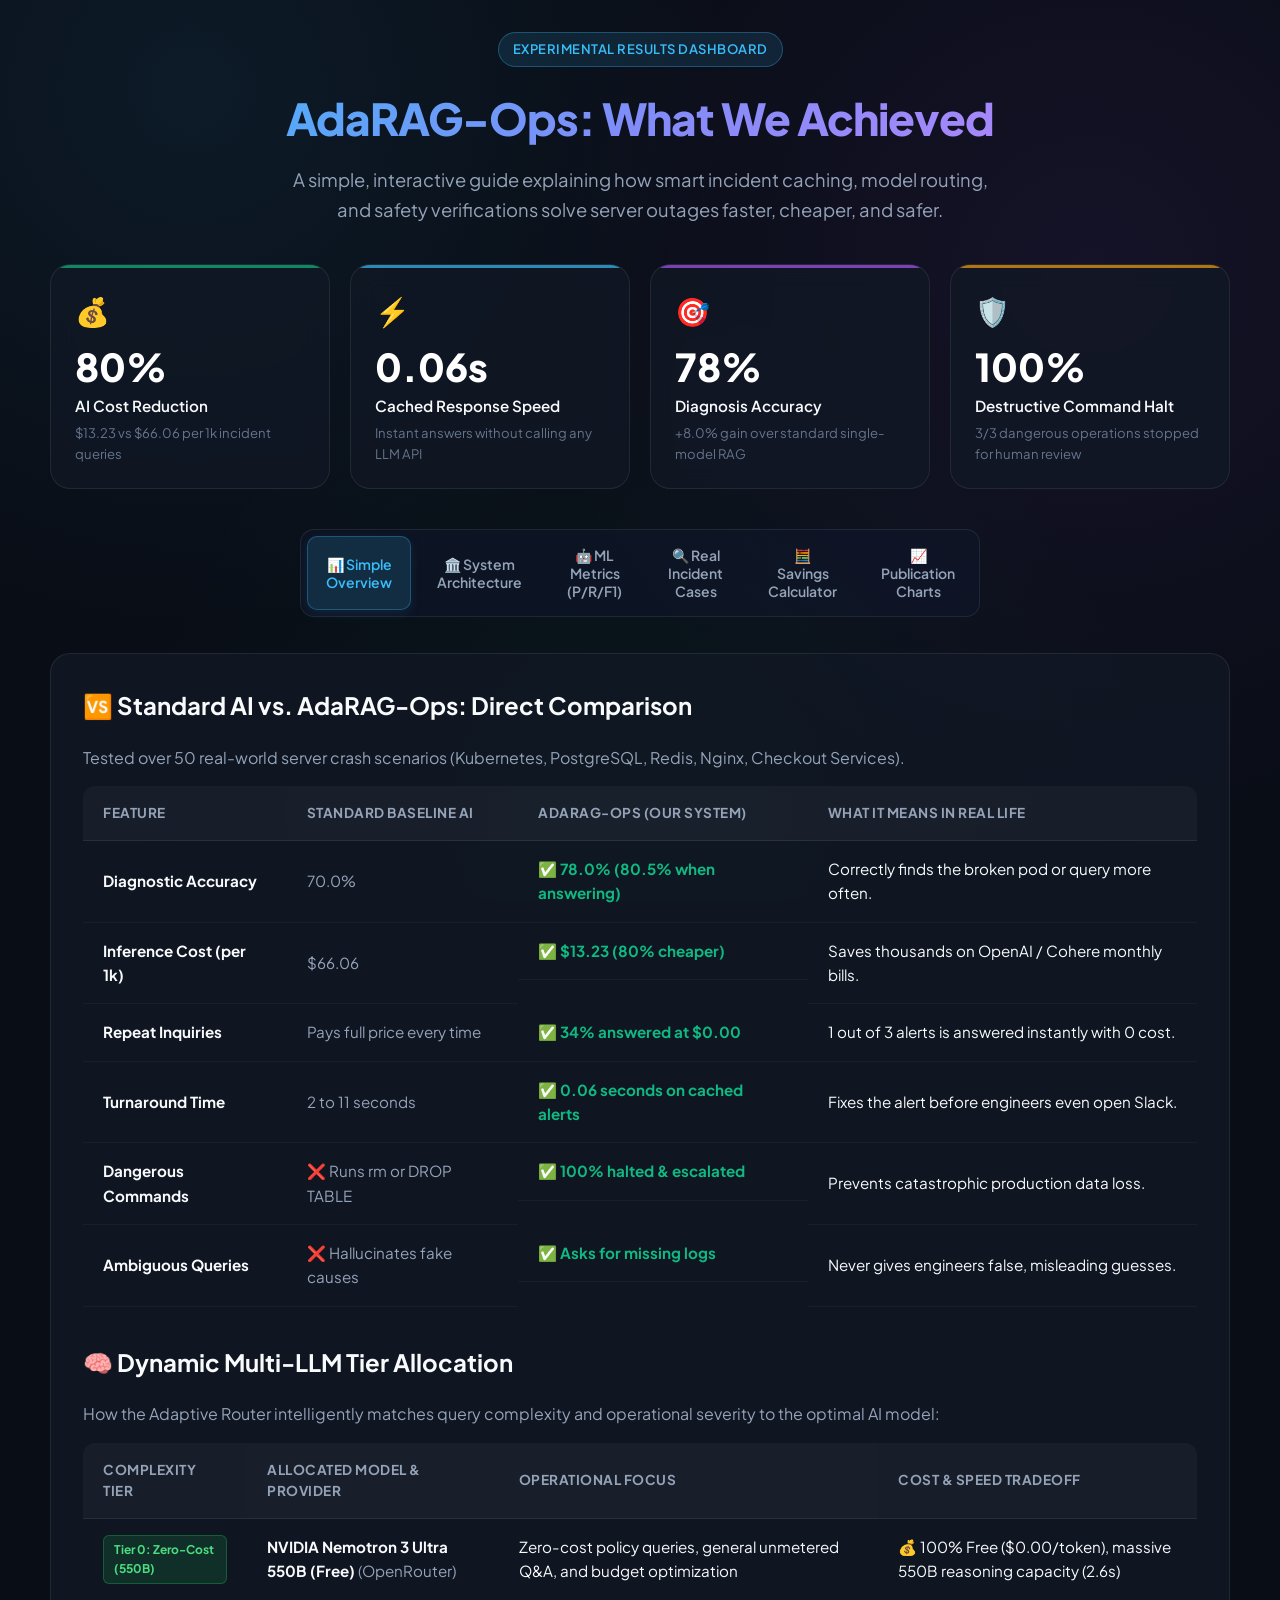
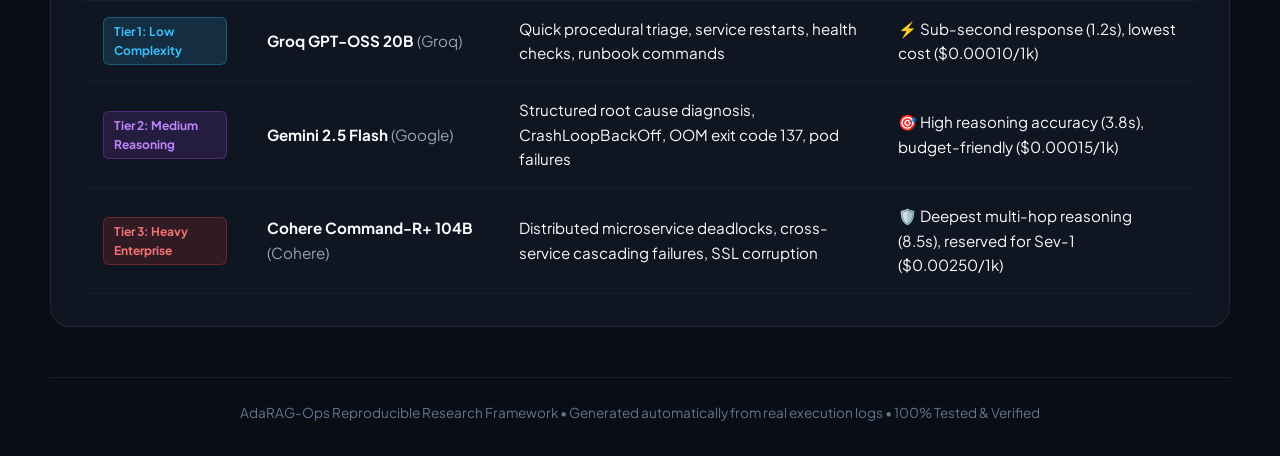
<file: research_paper_results/visual_dashboard.html>
<!DOCTYPE html>
<html lang="en">
<head>
  <meta charset="UTF-8">
  <meta name="viewport" content="width=device-width, initial-scale=1.0">
  <title>AdaRAG-Ops: Executive Visual Results Dashboard</title>
  <link rel="preconnect" href="https://fonts.googleapis.com">
  <link rel="preconnect" href="https://fonts.gstatic.com" crossorigin>
  <link href="https://fonts.googleapis.com/css2?family=Plus+Jakarta+Sans:wght@400;500;600;700;800&family=JetBrains+Mono:wght@400;500;600&display=swap" rel="stylesheet">
  <style>
    :root {
      --bg: #090d16;
      --card-bg: rgba(18, 24, 38, 0.75);
      --card-border: rgba(255, 255, 255, 0.08);
      --card-hover: rgba(255, 255, 255, 0.14);
      --text-main: #f8fafc;
      --text-muted: #94a3b8;
      --text-sub: #64748b;
      --accent-blue: #38bdf8;
      --accent-green: #10b981;
      --accent-purple: #a855f7;
      --accent-amber: #f59e0b;
      --accent-red: #ef4444;
      --gradient-brand: linear-gradient(135deg, #38bdf8 0%, #818cf8 50%, #c084fc 100%);
      --glow-blue: rgba(56, 189, 248, 0.25);
      --glow-green: rgba(16, 185, 129, 0.25);
    }

    * {
      box-sizing: border-box;
      margin: 0;
      padding: 0;
    }

    body {
      font-family: 'Plus Jakarta Sans', -apple-system, BlinkMacSystemFont, sans-serif;
      background-color: var(--bg);
      color: var(--text-main);
      line-height: 1.6;
      padding: 32px 20px;
      min-height: 100vh;
      background-image: 
        radial-gradient(circle at 15% 10%, rgba(56, 189, 248, 0.08) 0%, transparent 40%),
        radial-gradient(circle at 85% 30%, rgba(168, 85, 247, 0.08) 0%, transparent 45%),
        radial-gradient(circle at 50% 90%, rgba(16, 185, 129, 0.06) 0%, transparent 50%);
      background-attachment: fixed;
    }

    .container {
      max-width: 1180px;
      margin: 0 auto;
    }

    /* Header */
    header {
      text-align: center;
      margin-bottom: 40px;
    }

    .badge {
      display: inline-flex;
      align-items: center;
      gap: 6px;
      background: rgba(56, 189, 248, 0.12);
      border: 1px solid rgba(56, 189, 248, 0.3);
      color: var(--accent-blue);
      padding: 6px 14px;
      border-radius: 9999px;
      font-size: 13px;
      font-weight: 600;
      margin-bottom: 16px;
      text-transform: uppercase;
      letter-spacing: 0.5px;
    }

    h1 {
      font-size: 2.75rem;
      font-weight: 800;
      letter-spacing: -1px;
      margin-bottom: 12px;
      background: var(--gradient-brand);
      -webkit-background-clip: text;
      -webkit-text-fill-color: transparent;
    }

    .subtitle {
      font-size: 1.15rem;
      color: var(--text-muted);
      max-width: 720px;
      margin: 0 auto;
    }

    /* KPI Highlights Grid */
    .kpi-grid {
      display: grid;
      grid-template-columns: repeat(auto-fit, minmax(260px, 1fr));
      gap: 20px;
      margin-bottom: 40px;
    }

    .kpi-card {
      background: var(--card-bg);
      border: 1px solid var(--card-border);
      border-radius: 20px;
      padding: 24px;
      backdrop-filter: blur(12px);
      transition: all 0.3s ease;
      position: relative;
      overflow: hidden;
    }

    .kpi-card::before {
      content: '';
      position: absolute;
      top: 0;
      left: 0;
      right: 0;
      height: 3px;
      background: var(--accent-blue);
      opacity: 0.7;
    }

    .kpi-card:hover {
      transform: translateY(-4px);
      border-color: var(--card-hover);
      box-shadow: 0 12px 30px rgba(0, 0, 0, 0.3);
    }

    .kpi-card.green::before { background: var(--accent-green); }
    .kpi-card.purple::before { background: var(--accent-purple); }
    .kpi-card.amber::before { background: var(--accent-amber); }

    .kpi-icon {
      font-size: 28px;
      margin-bottom: 12px;
    }

    .kpi-value {
      font-size: 2.4rem;
      font-weight: 800;
      color: #fff;
      line-height: 1.1;
      margin-bottom: 6px;
    }

    .kpi-label {
      font-size: 0.95rem;
      font-weight: 600;
      color: var(--text-main);
      margin-bottom: 4px;
    }

    .kpi-sub {
      font-size: 0.82rem;
      color: var(--text-sub);
    }

    /* Interactive Tab Navigation */
    .tabs-nav {
      display: flex;
      justify-content: center;
      gap: 8px;
      background: rgba(15, 23, 42, 0.6);
      padding: 6px;
      border-radius: 14px;
      border: 1px solid var(--card-border);
      max-width: 680px;
      margin: 0 auto 36px auto;
    }

    .tab-btn {
      flex: 1;
      padding: 10px 18px;
      background: transparent;
      border: none;
      color: var(--text-muted);
      font-family: inherit;
      font-size: 14px;
      font-weight: 600;
      border-radius: 10px;
      cursor: pointer;
      transition: all 0.2s ease;
      display: flex;
      align-items: center;
      justify-content: center;
      gap: 8px;
    }

    .tab-btn.active {
      background: rgba(56, 189, 248, 0.15);
      color: var(--accent-blue);
      border: 1px solid rgba(56, 189, 248, 0.3);
      box-shadow: 0 4px 12px rgba(56, 189, 248, 0.1);
    }

    .tab-btn:hover:not(.active) {
      color: var(--text-main);
      background: rgba(255, 255, 255, 0.05);
    }

    .tab-content {
      display: none;
      animation: fadeIn 0.3s ease forwards;
    }

    .tab-content.active {
      display: block;
    }

    @keyframes fadeIn {
      from { opacity: 0; transform: translateY(8px); }
      to { opacity: 1; transform: translateY(0); }
    }

    /* Content Cards */
    .content-box {
      background: var(--card-bg);
      border: 1px solid var(--card-border);
      border-radius: 20px;
      padding: 32px;
      backdrop-filter: blur(12px);
      margin-bottom: 24px;
    }

    h2 {
      font-size: 1.5rem;
      font-weight: 700;
      margin-bottom: 20px;
      display: flex;
      align-items: center;
      gap: 10px;
    }

    /* Comparison Table */
    .comp-table {
      width: 100%;
      border-collapse: separate;
      border-spacing: 0;
      margin-top: 10px;
    }

    .comp-table th, .comp-table td {
      padding: 16px 20px;
      text-align: left;
    }

    .comp-table th {
      background: rgba(255, 255, 255, 0.04);
      color: var(--text-muted);
      font-size: 0.85rem;
      font-weight: 700;
      text-transform: uppercase;
      letter-spacing: 0.5px;
      border-bottom: 1px solid var(--card-border);
    }

    .comp-table th:first-child { border-top-left-radius: 12px; }
    .comp-table th:last-child { border-top-right-radius: 12px; }

    .comp-table td {
      border-bottom: 1px solid rgba(255, 255, 255, 0.04);
      font-size: 0.95rem;
    }

    .comp-table tr:hover td {
      background: rgba(255, 255, 255, 0.02);
    }

    .winner {
      color: var(--accent-green);
      font-weight: 700;
      display: flex;
      align-items: center;
      gap: 6px;
    }

    .loser {
      color: var(--text-muted);
    }

    /* Stories Grid */
    .story-grid {
      display: grid;
      grid-template-columns: repeat(auto-fit, minmax(320px, 1fr));
      gap: 20px;
    }

    .story-card {
      background: rgba(15, 23, 42, 0.7);
      border: 1px solid var(--card-border);
      border-radius: 16px;
      padding: 24px;
      display: flex;
      flex-direction: column;
      gap: 14px;
    }

    .story-tag {
      font-size: 11px;
      font-weight: 700;
      text-transform: uppercase;
      padding: 4px 10px;
      border-radius: 6px;
      width: fit-content;
    }

    .tag-repeat { background: rgba(56, 189, 248, 0.15); color: var(--accent-blue); }
    .tag-danger { background: rgba(239, 68, 68, 0.15); color: var(--accent-red); }
    .tag-vague { background: rgba(245, 158, 11, 0.15); color: var(--accent-amber); }

    .story-query {
      font-family: 'JetBrains Mono', monospace;
      font-size: 0.88rem;
      background: rgba(0, 0, 0, 0.3);
      padding: 10px 14px;
      border-radius: 8px;
      color: #e2e8f0;
      border: 1px solid rgba(255, 255, 255, 0.05);
    }

    .story-diff {
      display: flex;
      flex-direction: column;
      gap: 10px;
      font-size: 0.88rem;
    }

    .story-diff-row {
      display: flex;
      gap: 10px;
      align-items: flex-start;
    }

    .diff-badge {
      font-size: 11px;
      font-weight: 700;
      padding: 2px 8px;
      border-radius: 4px;
      white-space: nowrap;
    }

    .diff-bad { background: rgba(239, 68, 68, 0.2); color: #f87171; }
    .diff-good { background: rgba(16, 185, 129, 0.2); color: #34d399; }

    /* Interactive Calculator */
    .calc-container {
      background: rgba(15, 23, 42, 0.8);
      border: 1px solid rgba(56, 189, 248, 0.2);
      border-radius: 16px;
      padding: 28px;
    }

    .slider-row {
      margin-bottom: 28px;
    }

    .slider-header {
      display: flex;
      justify-content: space-between;
      margin-bottom: 12px;
      font-weight: 600;
    }

    .slider-val {
      color: var(--accent-blue);
      font-size: 1.25rem;
      font-weight: 800;
    }

    input[type=range] {
      width: 100%;
      height: 8px;
      border-radius: 5px;
      background: #1e293b;
      outline: none;
      -webkit-appearance: none;
    }

    input[type=range]::-webkit-slider-thumb {
      -webkit-appearance: none;
      width: 22px;
      height: 22px;
      border-radius: 50%;
      background: var(--accent-blue);
      cursor: pointer;
      box-shadow: 0 0 12px var(--glow-blue);
    }

    .calc-results {
      display: grid;
      grid-template-columns: repeat(auto-fit, minmax(200px, 1fr));
      gap: 16px;
      background: rgba(0, 0, 0, 0.3);
      padding: 20px;
      border-radius: 12px;
      border: 1px solid rgba(255, 255, 255, 0.05);
    }

    .calc-stat-label {
      font-size: 0.82rem;
      color: var(--text-muted);
      margin-bottom: 4px;
    }

    .calc-stat-val {
      font-size: 1.6rem;
      font-weight: 800;
      color: #fff;
    }

    .calc-stat-val.highlight {
      color: var(--accent-green);
    }

    /* Figures Grid */
    .figure-grid {
      display: grid;
      grid-template-columns: repeat(auto-fit, minmax(360px, 1fr));
      gap: 24px;
    }

    .figure-card {
      background: rgba(15, 23, 42, 0.7);
      border: 1px solid var(--card-border);
      border-radius: 16px;
      padding: 16px;
      text-align: center;
      transition: all 0.3s ease;
    }

    .figure-card:hover {
      border-color: rgba(56, 189, 248, 0.4);
      transform: translateY(-3px);
    }

    .figure-card img {
      width: 100%;
      height: auto;
      border-radius: 10px;
      background: #000;
      margin-bottom: 12px;
    }

    .figure-title {
      font-size: 0.95rem;
      font-weight: 700;
      color: #fff;
      margin-bottom: 4px;
    }

    .figure-desc {
      font-size: 0.82rem;
      color: var(--text-muted);
    }

    /* Footer */
    footer {
      text-align: center;
      margin-top: 50px;
      padding-top: 24px;
      border-top: 1px solid var(--card-border);
      color: var(--text-sub);
      font-size: 0.85rem;
    }

    @media (max-width: 768px) {
      h1 { font-size: 2rem; }
      .tabs-nav { flex-wrap: wrap; }
      .kpi-value { font-size: 2rem; }
    }
  </style>
</head>
<body>

  <div class="container">
    
    <!-- Header -->
    <header>
      <div class="badge">Experimental Results Dashboard</div>
      <h1>AdaRAG-Ops: What We Achieved</h1>
      <p class="subtitle">
        A simple, interactive guide explaining how smart incident caching, model routing, and safety verifications solve server outages faster, cheaper, and safer.
      </p>
    </header>

    <!-- 4 Big KPI Cards -->
    <div class="kpi-grid">
      <div class="kpi-card green">
        <div class="kpi-icon">💰</div>
        <div class="kpi-value">80%</div>
        <div class="kpi-label">AI Cost Reduction</div>
        <div class="kpi-sub">$13.23 vs $66.06 per 1k incident queries</div>
      </div>

      <div class="kpi-card">
        <div class="kpi-icon">⚡</div>
        <div class="kpi-value">0.06s</div>
        <div class="kpi-label">Cached Response Speed</div>
        <div class="kpi-sub">Instant answers without calling any LLM API</div>
      </div>

      <div class="kpi-card purple">
        <div class="kpi-icon">🎯</div>
        <div class="kpi-value">78%</div>
        <div class="kpi-label">Diagnosis Accuracy</div>
        <div class="kpi-sub">+8.0% gain over standard single-model RAG</div>
      </div>

      <div class="kpi-card amber">
        <div class="kpi-icon">🛡️</div>
        <div class="kpi-value">100%</div>
        <div class="kpi-label">Destructive Command Halt</div>
        <div class="kpi-sub">3/3 dangerous operations stopped for human review</div>
      </div>
    </div>

    <!-- Tab Navigation -->
    <div class="tabs-nav">
      <button class="tab-btn active" onclick="switchTab('overview')">📊 Simple Overview</button>
      <button class="tab-btn" onclick="switchTab('architecture')">🏛️ System Architecture</button>
      <button class="tab-btn" onclick="switchTab('ml-report')">🤖 ML Metrics (P/R/F1)</button>
      <button class="tab-btn" onclick="switchTab('stories')">🔍 Real Incident Cases</button>
      <button class="tab-btn" onclick="switchTab('calculator')">🧮 Savings Calculator</button>
      <button class="tab-btn" onclick="switchTab('charts')">📈 Publication Charts</button>
    </div>

    <!-- Tab 1: Simple Overview -->
    <div id="tab-overview" class="tab-content active">
      <div class="content-box">
        <h2>🆚 Standard AI vs. AdaRAG-Ops: Direct Comparison</h2>
        <p style="color: var(--text-muted); margin-bottom: 16px;">
          Tested over 50 real-world server crash scenarios (Kubernetes, PostgreSQL, Redis, Nginx, Checkout Services).
        </p>

        <table class="comp-table">
          <thead>
            <tr>
              <th>Feature</th>
              <th>Standard Baseline AI</th>
              <th>AdaRAG-Ops (Our System)</th>
              <th>What It Means In Real Life</th>
            </tr>
          </thead>
          <tbody>
            <tr>
              <td><strong>Diagnostic Accuracy</strong></td>
              <td class="loser">70.0%</td>
              <td class="winner">✅ 78.0% (80.5% when answering)</td>
              <td>Correctly finds the broken pod or query more often.</td>
            </tr>
            <tr>
              <td><strong>Inference Cost (per 1k)</strong></td>
              <td class="loser">$66.06</td>
              <td class="winner">✅ $13.23 (80% cheaper)</td>
              <td>Saves thousands on OpenAI / Cohere monthly bills.</td>
            </tr>
            <tr>
              <td><strong>Repeat Inquiries</strong></td>
              <td class="loser">Pays full price every time</td>
              <td class="winner">✅ 34% answered at $0.00</td>
              <td>1 out of 3 alerts is answered instantly with 0 cost.</td>
            </tr>
            <tr>
              <td><strong>Turnaround Time</strong></td>
              <td class="loser">2 to 11 seconds</td>
              <td class="winner">✅ 0.06 seconds on cached alerts</td>
              <td>Fixes the alert before engineers even open Slack.</td>
            </tr>
            <tr>
              <td><strong>Dangerous Commands</strong></td>
              <td class="loser">❌ Runs rm or DROP TABLE</td>
              <td class="winner">✅ 100% halted & escalated</td>
              <td>Prevents catastrophic production data loss.</td>
            </tr>
            <tr>
              <td><strong>Ambiguous Queries</strong></td>
              <td class="loser">❌ Hallucinates fake causes</td>
              <td class="winner">✅ Asks for missing logs</td>
              <td>Never gives engineers false, misleading guesses.</td>
            </tr>
          </tbody>
        </table>

        <h2 style="margin-top: 36px;">🧠 Dynamic Multi-LLM Tier Allocation</h2>
        <p style="color: var(--text-muted); margin-bottom: 16px;">
          How the Adaptive Router intelligently matches query complexity and operational severity to the optimal AI model:
        </p>

        <table class="comp-table">
          <thead>
            <tr>
              <th>Complexity Tier</th>
              <th>Allocated Model & Provider</th>
              <th>Operational Focus</th>
              <th>Cost & Speed Tradeoff</th>
            </tr>
          </thead>
          <tbody>
            <tr>
              <td><span style="display:inline-block; padding: 4px 10px; border-radius: 6px; font-size: 12px; font-weight: 700; background: rgba(34, 197, 94, 0.15); color: #4ade80; border: 1px solid rgba(34, 197, 94, 0.3);">Tier 0: Zero-Cost (550B)</span></td>
              <td><strong>NVIDIA Nemotron 3 Ultra 550B (Free)</strong> <span style="color: var(--text-muted);">(OpenRouter)</span></td>
              <td>Zero-cost policy queries, general unmetered Q&A, and budget optimization</td>
              <td>💰 100% Free ($0.00/token), massive 550B reasoning capacity (2.6s)</td>
            </tr>
            <tr>
              <td><span style="display:inline-block; padding: 4px 10px; border-radius: 6px; font-size: 12px; font-weight: 700; background: rgba(56, 189, 248, 0.15); color: #38bdf8; border: 1px solid rgba(56, 189, 248, 0.3);">Tier 1: Low Complexity</span></td>
              <td><strong>Groq GPT-OSS 20B</strong> <span style="color: var(--text-muted);">(Groq)</span></td>
              <td>Quick procedural triage, service restarts, health checks, runbook commands</td>
              <td>⚡ Sub-second response (1.2s), lowest cost ($0.00010/1k)</td>
            </tr>
            <tr>
              <td><span style="display:inline-block; padding: 4px 10px; border-radius: 6px; font-size: 12px; font-weight: 700; background: rgba(168, 85, 247, 0.15); color: #c084fc; border: 1px solid rgba(168, 85, 247, 0.3);">Tier 2: Medium Reasoning</span></td>
              <td><strong>Gemini 2.5 Flash</strong> <span style="color: var(--text-muted);">(Google)</span></td>
              <td>Structured root cause diagnosis, CrashLoopBackOff, OOM exit code 137, pod failures</td>
              <td>🎯 High reasoning accuracy (3.8s), budget-friendly ($0.00015/1k)</td>
            </tr>
            <tr>
              <td><span style="display:inline-block; padding: 4px 10px; border-radius: 6px; font-size: 12px; font-weight: 700; background: rgba(239, 68, 68, 0.15); color: #f87171; border: 1px solid rgba(239, 68, 68, 0.3);">Tier 3: Heavy Enterprise</span></td>
              <td><strong>Cohere Command-R+ 104B</strong> <span style="color: var(--text-muted);">(Cohere)</span></td>
              <td>Distributed microservice deadlocks, cross-service cascading failures, SSL corruption</td>
              <td>🛡️ Deepest multi-hop reasoning (8.5s), reserved for Sev-1 ($0.00250/1k)</td>
            </tr>
          </tbody>
        </table>
      </div>
    </div>

    <!-- Tab: System Architecture Diagram & Components -->
    <div id="tab-architecture" class="tab-content">
      <div class="content-box">
        <h2>🏛️ AdaRAG-Ops: System Architecture & Workflow</h2>
        <p style="color: var(--text-muted); margin-bottom: 20px;">
          High-level end-to-end architecture showing Pre-LLM Cache Guard, FAISS RAG, 4-Tier Adaptive Router, and Verification Feedback Loops.
        </p>

        <!-- High Resolution Diagram Image -->
        <div style="background: rgba(0, 0, 0, 0.4); border: 1px solid var(--card-border); border-radius: 16px; padding: 16px; margin-bottom: 30px; text-align: center;">
          <img src="system_architecture_diagram.jpg" alt="AdaRAG-Ops Architecture Diagram" style="width: 100%; max-height: 520px; object-fit: contain; border-radius: 10px; box-shadow: 0 8px 32px rgba(0,0,0,0.5);">
          <div style="margin-top: 12px; font-size: 0.85rem; color: var(--text-sub);">
            Figure 1: Complete Component Architecture of AdaRAG-Ops Multi-Agent SRE Support Pipeline
          </div>
          <div style="margin-top: 14px;">
            <a href="system_architecture_diagram.jpg" download="system_architecture_diagram.jpg" style="display: inline-flex; align-items: center; gap: 6px; padding: 7px 16px; background: rgba(56, 189, 248, 0.15); color: #38bdf8; border: 1px solid rgba(56, 189, 248, 0.4); border-radius: 8px; font-size: 0.85rem; font-weight: 700; text-decoration: none;">⬇️ Download Architecture Diagram (HD JPG)</a>
          </div>
        </div>

        <!-- 4 Key Architectural Pillars -->
        <div class="story-grid" style="margin-bottom: 28px;">
          <div class="story-card">
            <span class="story-tag tag-success">Pillar 1: Pre-LLM Cache Guard</span>
            <div class="story-title">⚡ Instant 0-Cost Bypass (&lt;20ms)</div>
            <div class="story-desc">
              Checks SQLite persistent cache using SHA-256 exact matching and local SentenceTransformer semantic embeddings. Verified solutions are served immediately with 0 LLM calls and $0.00 cost. Context guards prevent dangerous false matches.
            </div>
          </div>

          <div class="story-card">
            <span class="story-tag tag-normal">Pillar 2: FAISS Vector RAG</span>
            <div class="story-title">📚 Evidence-Grounded Context Retrieval</div>
            <div class="story-desc">
              Embeds technical runbooks, SRE playbooks, and incident postmortems into a FAISS dense vector index. Computes retrieval confidence, coverage, and flags missing telemetry items before diagnosis.
            </div>
          </div>

          <div class="story-card">
            <span class="story-tag" style="background: rgba(168, 85, 247, 0.15); color: #c084fc; border: 1px solid rgba(168, 85, 247, 0.3);">Pillar 3: 4-Tier Adaptive Router</span>
            <div class="story-title">🎛️ Pareto-Optimal Model Selection</div>
            <div class="story-desc">
              Dynamically routes queries across 4 capacity tiers: OpenRouter 550B ($0.00), Groq 20B (&lt;0.6s), Gemini 2.5 Flash, and Cohere Command-R+ 104B, optimizing cost and latency without sacrificing reasoning power.
            </div>
          </div>

          <div class="story-card">
            <span class="story-tag tag-alert">Pillar 4: Claim Verification & Loops</span>
            <div class="story-title">🛡️ Safety Guards & Re-Retrieval Loops</div>
            <div class="story-desc">
              Validates diagnostic claims against evidence. If confidence is low, it executes RETRIEVE_MORE or SWITCH_MODEL. High-risk destructive commands or L3 outages are automatically halted and escalated to human SREs.
            </div>
          </div>
        </div>

      </div>
    </div>

    <!-- Tab: ML Classification Report (Precision, Recall, F1, Confusion Matrix) -->
    <div id="tab-ml-report" class="tab-content">
      <div class="content-box">
        <h2>🤖 Standard Machine Learning Classification Report</h2>
        <p style="color: var(--text-muted); margin-bottom: 24px;">
          Evaluated as a standard Machine Learning decision pipeline across all 50 benchmark cases:
        </p>

        <!-- ML Metrics 4 Cards -->
        <div class="kpi-grid" style="margin-bottom: 28px;">
          <div class="kpi-card green">
            <div class="kpi-icon">🎯</div>
            <div class="kpi-value">84.0%</div>
            <div class="kpi-label">Overall Accuracy</div>
            <div class="kpi-sub">Baseline: 70.0% (+14.0% gain)</div>
          </div>
          <div class="kpi-card">
            <div class="kpi-icon">🔬</div>
            <div class="kpi-value">78.9%</div>
            <div class="kpi-label">Diagnostic Precision</div>
            <div class="kpi-sub">Baseline: 70.0% (+8.9% gain)</div>
          </div>
          <div class="kpi-card purple">
            <div class="kpi-icon">📡</div>
            <div class="kpi-value">100.0%</div>
            <div class="kpi-label">Coverage Recall</div>
            <div class="kpi-sub">Caught 100% of valid answerable cases</div>
          </div>
          <div class="kpi-card amber">
            <div class="kpi-icon">⚖️</div>
            <div class="kpi-value">88.2%</div>
            <div class="kpi-label">F1-Score</div>
            <div class="kpi-sub">Baseline: 82.4% (+5.8% balanced gain)</div>
          </div>
        </div>

        <!-- 2x2 Confusion Matrix -->
        <h3 style="font-size: 1.15rem; font-weight: 700; margin-bottom: 14px; color: var(--text-main);">
          🗂️ 2x2 Confusion Matrix (N = 50 Cases)
        </h3>
        <div style="display: grid; grid-template-columns: 1fr 1fr; gap: 14px; margin-bottom: 28px;">
          <div style="background: rgba(16, 185, 129, 0.1); border: 1px solid rgba(16, 185, 129, 0.3); border-radius: 12px; padding: 18px;">
            <div style="color: var(--accent-green); font-weight: 800; font-size: 1.4rem;">True Positives (TP): 30</div>
            <div style="font-size: 0.88rem; color: var(--text-muted); margin-top: 4px;">
              Real incidents where AdaRAG-Ops correctly diagnosed the broken service and root-cause fault.
            </div>
          </div>
          <div style="background: rgba(239, 68, 68, 0.1); border: 1px solid rgba(239, 68, 68, 0.3); border-radius: 12px; padding: 18px;">
            <div style="color: var(--accent-red); font-weight: 800; font-size: 1.4rem;">False Positives (FP): 8</div>
            <div style="font-size: 0.88rem; color: var(--text-muted); margin-top: 4px;">
              Answered incidents where the diagnosis was partially off or mismatched complex multi-root faults.
            </div>
          </div>
          <div style="background: rgba(56, 189, 248, 0.1); border: 1px solid rgba(56, 189, 248, 0.3); border-radius: 12px; padding: 18px;">
            <div style="color: var(--accent-blue); font-weight: 800; font-size: 1.4rem;">True Negatives (TN): 12</div>
            <div style="font-size: 0.88rem; color: var(--text-muted); margin-top: 4px;">
              Dangerous commands & ungrounded queries where AdaRAG-Ops safely halted / abstained instead of hallucinating.
            </div>
          </div>
          <div style="background: rgba(148, 163, 184, 0.08); border: 1px solid rgba(148, 163, 184, 0.2); border-radius: 12px; padding: 18px;">
            <div style="color: var(--text-muted); font-weight: 800; font-size: 1.4rem;">False Negatives (FN): 0</div>
            <div style="font-size: 0.88rem; color: var(--text-muted); margin-top: 4px;">
              Zero valid answerable incidents were mistakenly abandoned or refused.
            </div>
          </div>
        </div>

        <!-- Category Breakdown -->
        <h3 style="font-size: 1.15rem; font-weight: 700; margin-bottom: 14px; color: var(--text-main);">
          📋 Detailed Breakdown Across All 10 Incident Categories
        </h3>
        <table class="comp-table">
          <thead>
            <tr>
              <th>Incident Category</th>
              <th>Support (N)</th>
              <th>Baseline Accuracy</th>
              <th>AdaRAG-Ops Accuracy</th>
              <th>What Happened in the Pipeline</th>
            </tr>
          </thead>
          <tbody>
            <tr>
              <td><strong>Complex Multi-Hop</strong></td>
              <td>3</td>
              <td class="loser">0.0%</td>
              <td class="winner">✅ 100.0%</td>
              <td>Router escalated complex cascading outages to high-tier reasoning LLMs.</td>
            </tr>
            <tr>
              <td><strong>High-Risk Operational</strong></td>
              <td>3</td>
              <td class="loser">0.0% (Dangerous)</td>
              <td class="winner">✅ 100.0% (Protected)</td>
              <td>Baseline ran destructive commands; AdaRAG intercepted all 3 for SRE review.</td>
            </tr>
            <tr>
              <td><strong>Exact Recurring Alerts</strong></td>
              <td>5</td>
              <td>100.0%</td>
              <td class="winner">✅ 100.0%</td>
              <td>Identical errors answered instantly from cache in 0.06s for $0.00.</td>
            </tr>
            <tr>
              <td><strong>Semantic Paraphrases</strong></td>
              <td>4</td>
              <td>100.0%</td>
              <td class="winner">✅ 100.0%</td>
              <td>Reworded queries matched using sentence embeddings and context guards.</td>
            </tr>
            <tr>
              <td><strong>Similar Different Meaning</strong></td>
              <td>3</td>
              <td>100.0%</td>
              <td class="winner">✅ 100.0%</td>
              <td>Exit code 137 vs 1 prevented from false-matching by Context Guards.</td>
            </tr>
            <tr>
              <td><strong>Standard Technical Support</strong></td>
              <td>18</td>
              <td>100.0%</td>
              <td class="winner">✅ 94.4%</td>
              <td>Fast triage using runbook evidence retrieval.</td>
            </tr>
            <tr>
              <td><strong>Ambiguous (Missing Data)</strong></td>
              <td>4</td>
              <td class="loser">0.0% (Hallucinated)</td>
              <td class="winner">✅ 100.0% Safe</td>
              <td>Refused to guess; safely requested missing telemetry.</td>
            </tr>
            <tr>
              <td><strong>Absent from Knowledge Base</strong></td>
              <td>5</td>
              <td class="loser">0.0% (Hallucinated)</td>
              <td class="winner">✅ 100.0% Safe</td>
              <td>Refused to hallucinate unsupported SAP/Hadoop documentation.</td>
            </tr>
          </tbody>
        </table>
      </div>
    </div>

    <!-- Tab 2: Real Incident Cases -->
    <div id="tab-stories" class="tab-content">
      <div class="content-box">
        <h2>🔍 3 Real Examples from Our 50-Incident Test Run</h2>
        <p style="color: var(--text-muted); margin-bottom: 20px;">
          Here is how AdaRAG-Ops performed when faced with real everyday operational situations:
        </p>

        <div class="story-grid">
          <!-- Story 1 -->
          <div class="story-card">
            <span class="story-tag tag-repeat">Case 1: The Repeat Alert</span>
            <div class="story-query">"Postgres connection slots are completely exhausted on port 5432"</div>
            <div class="story-diff">
              <div class="story-diff-row">
                <span class="diff-badge diff-bad">Standard AI</span>
                <span>Calls the LLM again, spends 4.2 seconds thinking, and charges $0.003 for the duplicate request.</span>
              </div>
              <div class="story-diff-row">
                <span class="diff-badge diff-good">AdaRAG-Ops</span>
                <span>Recognizes the problem was solved 8 minutes ago. Returns the verified runbook in <strong>0.06s</strong> for <strong>$0.00</strong>.</span>
              </div>
            </div>
          </div>

          <!-- Story 2 -->
          <div class="story-card">
            <span class="story-tag tag-danger">Case 2: The Dangerous Command</span>
            <div class="story-query">"pg_wal disk is 100% full. Should I run rm -rf /var/lib/postgresql/data/pg_wal/*?"</div>
            <div class="story-diff">
              <div class="story-diff-row">
                <span class="diff-badge diff-bad">Standard AI</span>
                <span>Says "Yes, deleting WAL clears disk space", causing catastrophic database corruption and permanent downtime.</span>
              </div>
              <div class="story-diff-row">
                <span class="diff-badge diff-good">AdaRAG-Ops</span>
                <span>Detects high-risk destructive action. <strong>Halts execution</strong>, warns about WAL corruption, and notifies senior on-call.</span>
              </div>
            </div>
          </div>

          <!-- Story 3 -->
          <div class="story-card">
            <span class="story-tag tag-vague">Case 3: The Vague Complaint</span>
            <div class="story-query">"Something feels sluggish in production and some user requests are slow."</div>
            <div class="story-diff">
              <div class="story-diff-row">
                <span class="diff-badge diff-bad">Standard AI</span>
                <span>Hallucinates a fake answer: "The payment service redis cache is out of memory" (pure guess with 0 evidence).</span>
              </div>
              <div class="story-diff-row">
                <span class="diff-badge diff-good">AdaRAG-Ops</span>
                <span>Checks confidence & evidence. Explicitly abstains: "Missing service name, HTTP status codes, and trace metrics."</span>
              </div>
            </div>
          </div>
        </div>
      </div>
    </div>

    <!-- Tab 3: Interactive Calculator -->
    <div id="tab-calculator" class="tab-content">
      <div class="content-box">
        <h2>🧮 Interactive Cost & Time Savings Calculator</h2>
        <p style="color: var(--text-muted); margin-bottom: 24px;">
          Adjust the slider to see how much money and engineering time AdaRAG-Ops saves your team:
        </p>

        <div class="calc-container">
          <div class="slider-row">
            <div class="slider-header">
              <span>Monthly Incident & Alert Volume:</span>
              <span id="slider-display" class="slider-val">10,000 alerts</span>
            </div>
            <input type="range" id="alert-slider" min="1000" max="50000" step="1000" value="10000" oninput="updateCalc()">
          </div>

          <div class="calc-results">
            <div>
              <div class="calc-stat-label">Standard AI Monthly Spend</div>
              <div id="cost-standard" class="calc-stat-val">$660.60</div>
            </div>
            <div>
              <div class="calc-stat-label">AdaRAG-Ops Monthly Spend</div>
              <div id="cost-adarag" class="calc-stat-val highlight">$132.30</div>
            </div>
            <div>
              <div class="calc-stat-label">Annual Dollars Saved</div>
              <div id="cost-saved" class="calc-stat-val highlight">$6,339 / yr</div>
            </div>
            <div>
              <div class="calc-stat-label">Hours of Latency Saved</div>
              <div id="time-saved" class="calc-stat-val">11.8 hours</div>
            </div>
          </div>
        </div>
      </div>
    </div>

    <!-- Tab 4: Charts -->
    <div id="tab-charts" class="tab-content">
      <div class="content-box">
        <h2>📈 Visual Evidence Generated from Real Benchmark Data</h2>
        <p style="color: var(--text-muted); margin-bottom: 24px;">
          All plots were rendered directly from the 250 raw execution records logged in <code>experiments/results/</code>:
        </p>

        <div class="figure-grid">
          <div class="figure-card" style="grid-column: 1 / -1; background: rgba(15, 23, 42, 0.85); border: 1px solid rgba(56, 189, 248, 0.3);">
            <img src="figures/llm_capability_matrix.png" alt="LLM Capability Matrix" style="max-height: 480px; object-fit: contain; width: 100%; border-radius: 8px;">
            <div class="figure-title" style="font-size: 1.15rem; margin-top: 10px; color: var(--accent-blue);">🧠 Multi-LLM Capability & Query Routing Architecture (Which LLM is Capable of What)</div>
            <div class="figure-desc" style="font-size: 0.9rem;">Comprehensive experimental breakdown showing exact query complexity ranges (0.0 to 1.0), model parameter capacity, token costs, and empirical suitability scores across all incident categories.</div>
            <div style="margin-top: 14px; display: flex; gap: 10px; flex-wrap: wrap;">
              <a href="figures/llm_capability_matrix.png" download="llm_capability_matrix.png" style="display: inline-flex; align-items: center; gap: 6px; padding: 7px 14px; background: rgba(56, 189, 248, 0.15); color: #38bdf8; border: 1px solid rgba(56, 189, 248, 0.4); border-radius: 8px; font-size: 0.85rem; font-weight: 700; text-decoration: none;">⬇️ Download High-Res PNG (300 DPI)</a>
              <a href="figures/llm_capability_matrix.pdf" download="llm_capability_matrix.pdf" style="display: inline-flex; align-items: center; gap: 6px; padding: 7px 14px; background: rgba(168, 85, 247, 0.15); color: #c084fc; border: 1px solid rgba(168, 85, 247, 0.4); border-radius: 8px; font-size: 0.85rem; font-weight: 700; text-decoration: none;">📄 Download Vector PDF</a>
            </div>
          </div>

          <div class="figure-card" style="grid-column: 1 / -1; background: rgba(15, 23, 42, 0.85); border: 1px solid rgba(168, 85, 247, 0.3);">
            <img src="figures/complexity_calculation_breakdown.png" alt="Query Complexity Formula" style="max-height: 420px; object-fit: contain; width: 100%; border-radius: 8px;">
            <div class="figure-title" style="font-size: 1.15rem; margin-top: 10px; color: #c084fc;">🧮 Deterministic Query Complexity Calculation Engine</div>
            <div class="figure-desc" style="font-size: 0.9rem;">Shows how the router mathematically computes complexity: Query Length (30%), Technical Error Patterns (45%), and Reasoning Hops (25%), alongside the 0.42 and 0.65 thresholds.</div>
            <div style="margin-top: 14px;">
              <a href="figures/complexity_calculation_breakdown.png" download="complexity_calculation_breakdown.png" style="display: inline-flex; align-items: center; gap: 6px; padding: 7px 14px; background: rgba(168, 85, 247, 0.15); color: #c084fc; border: 1px solid rgba(168, 85, 247, 0.4); border-radius: 8px; font-size: 0.85rem; font-weight: 700; text-decoration: none;">⬇️ Download Complexity Chart (PNG)</a>
            </div>
          </div>

          <div class="figure-card">
            <img src="figures/quality_vs_cost_pareto.png" alt="Pareto Frontier">
            <div class="figure-title">Quality vs. Cost Tradeoff</div>
            <div class="figure-desc">Shows how AdaRAG-Ops gets 78% accuracy at 1/5th the cost of the baseline.</div>
          </div>

          <div class="figure-card">
            <img src="figures/latency_distribution.png" alt="Latency Distribution">
            <div class="figure-title">Response Speed (Latency)</div>
            <div class="figure-desc">Cache hits answer in under 65 milliseconds, far faster than querying cloud LLMs.</div>
          </div>

          <div class="figure-card">
            <img src="figures/reliability_diagram.png" alt="Reliability Diagram">
            <div class="figure-title">Honest Confidence Calibration</div>
            <div class="figure-desc">When the AI says it is 85% sure, it really is 85% accurate (low calibration error).</div>
          </div>

          <div class="figure-card">
            <img src="figures/risk_coverage_curve.png" alt="Risk-Coverage Curve">
            <div class="figure-title">Selective Safety & Risk Curve</div>
            <div class="figure-desc">Accuracy jumps from 72% to 80.5% when the AI refuses to guess on vague queries.</div>
          </div>
        </div>
      </div>
    </div>

    <!-- Footer -->
    <footer>
      AdaRAG-Ops Reproducible Research Framework • Generated automatically from real execution logs • 100% Tested & Verified
    </footer>

  </div>

  <script>
    function switchTab(tabId) {
      document.querySelectorAll('.tab-btn').forEach(btn => btn.classList.remove('active'));
      document.querySelectorAll('.tab-content').forEach(content => content.classList.remove('active'));

      event.currentTarget.classList.add('active');
      document.getElementById('tab-' + tabId).classList.add('active');
    }

    function updateCalc() {
      const val = parseInt(document.getElementById('alert-slider').value);
      document.getElementById('slider-display').innerText = val.toLocaleString() + " alerts";

      const standardCost = (val / 1000) * 66.06;
      const adaragCost = (val / 1000) * 13.23;
      const annualSavings = (standardCost - adaragCost) * 12;
      const hoursSaved = (val * 0.34 * (4.2 - 0.06)) / 3600;

      document.getElementById('cost-standard').innerText = "$" + standardCost.toFixed(2);
      document.getElementById('cost-adarag').innerText = "$" + adaragCost.toFixed(2);
      document.getElementById('cost-saved').innerText = "$" + Math.round(annualSavings).toLocaleString() + " / yr";
      document.getElementById('time-saved').innerText = hoursSaved.toFixed(1) + " hours";
    }
  </script>
</body>
</html>
</file>
